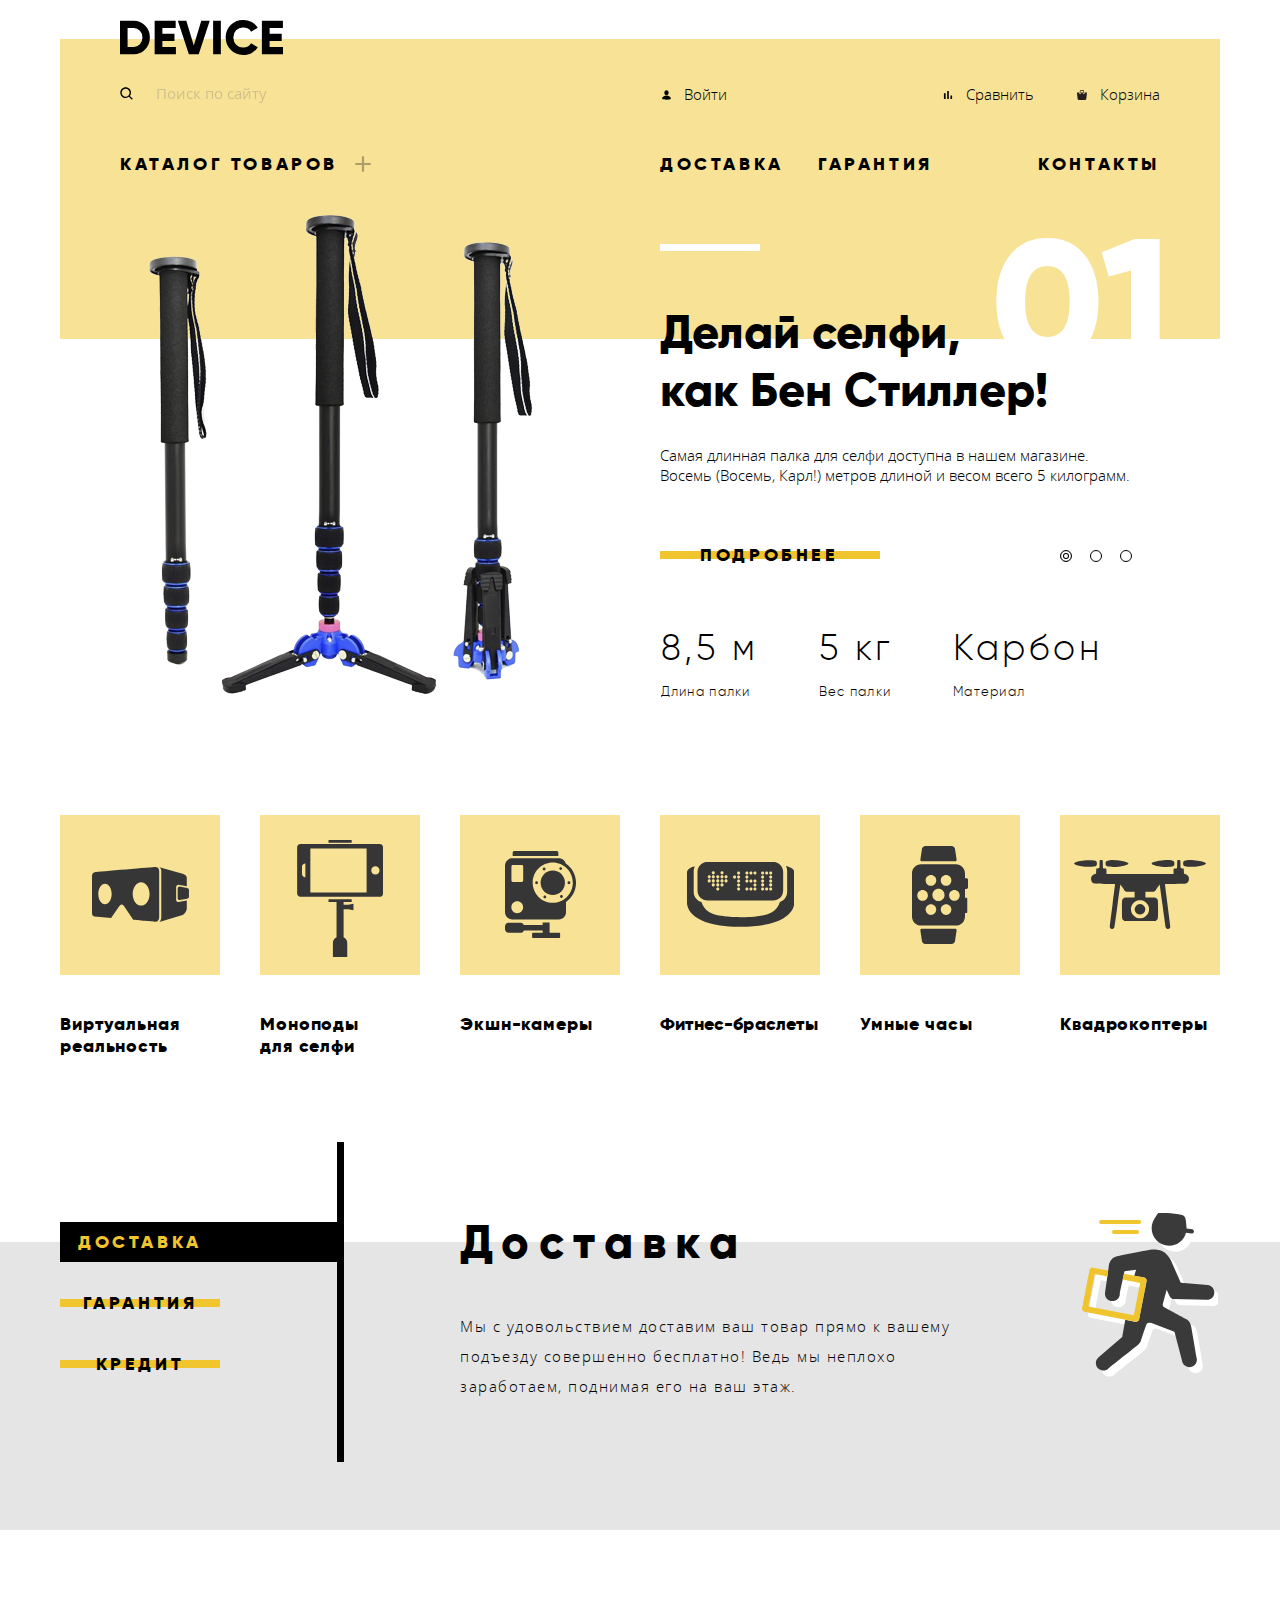
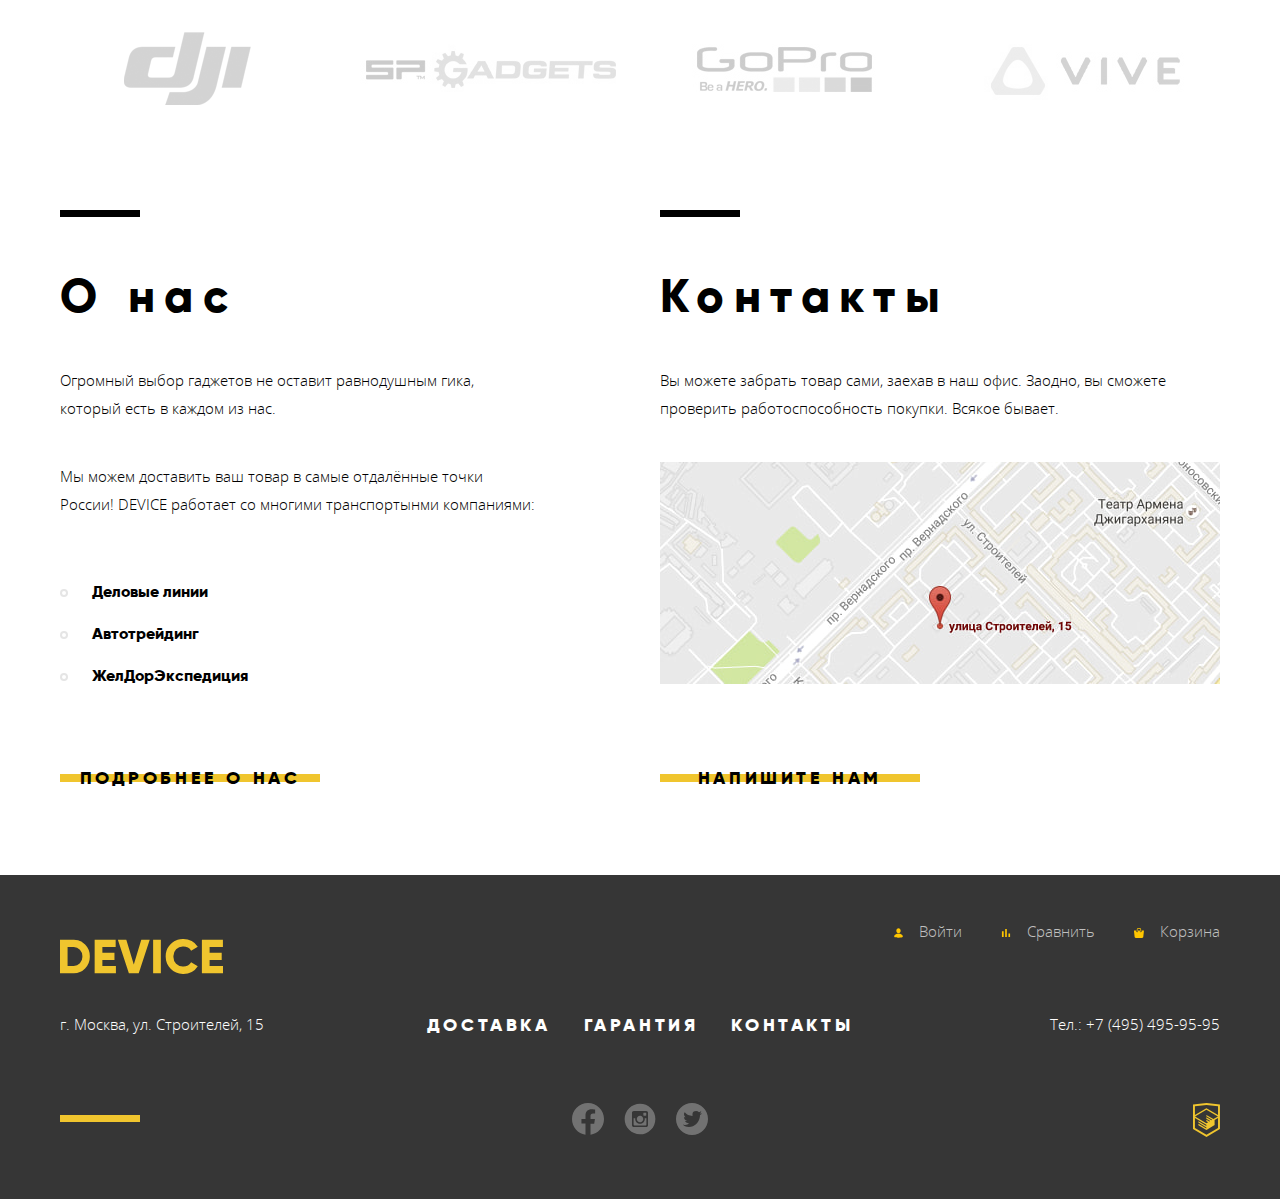
<file: index.html>
<!DOCTYPE html>
<html class="page" lang="ru">

<head>
  <meta charset="utf-8">
  <title>Интернет-магазин Девайс</title>
  <link rel="icon" href="./favicon.svg" type="image/svg+xml">
  <link rel="manifest" href="./manifest.webmanifest">
  <link rel="stylesheet" href="./css/normalize.css">
  <link rel="stylesheet" href="./css/style.min.css">
</head>

<body class="page-body">
  <header class="main-header container">
    <a class="main-header-logo" href="#">
      <h3 class="visually-hidden">Интернет-магазин Device</h3>
      <svg width="163" height="35" fill="none" xmlns="http://www.w3.org/2000/svg">
        <path fill-rule="evenodd" clip-rule="evenodd"
          d="M-.151.702v33.6h13.532a15.721 15.721 0 0011.72-4.824 16.459 16.459 0 004.712-11.976 16.457 16.457 0 00-4.712-11.976A15.724 15.724 0 0013.381.702H-.151zM7.582 26.91V8.091h5.8a8.646 8.646 0 016.5 2.568 9.408 9.408 0 012.489 6.84 9.406 9.406 0 01-2.489 6.84 8.642 8.642 0 01-6.5 2.568h-5.8v.003zm34.8-5.952h12.082v-7.3H42.378V8.091h13.291V.702H34.645v33.6H55.91V26.91H42.378v-5.952h.004zm36.343 13.344L89.744.702h-8.458l-7.491 24.72L66.304.702h-8.457l11.019 33.6h9.859zm14.4 0h7.733V.702h-7.733v33.6zm38.615-1.416a15.508 15.508 0 006.041-5.688l-6.67-3.84a7.481 7.481 0 01-3.165 3.024 9.873 9.873 0 01-4.664 1.1 9.594 9.594 0 01-7.177-2.736 9.911 9.911 0 01-2.682-7.248 9.91 9.91 0 012.682-7.248 9.593 9.593 0 017.177-2.736 9.897 9.897 0 014.639 1.08 7.589 7.589 0 013.19 3.048l6.67-3.84a15.874 15.874 0 00-6.09-5.688 17.42 17.42 0 00-8.409-2.088c-9.779-.272-17.797 7.691-17.591 17.472-.208 9.781 7.809 17.747 17.588 17.476 2.95.027 5.859-.691 8.458-2.088h.003zm17.881-11.928h12.082v-7.3h-12.085V8.091h13.29V.702h-21.023v33.6h21.265V26.91h-13.532v-5.952h.003z"
          fill="#000" />
      </svg>
    </a>
    <nav class="header-main-navigation">
      <ul class="user-navigation-list list">
        <li class="searchbar">
          <form class="searchbar-form" action=" https://echo.htmlacademy.ru" method="get">
            <label class="searchbar-form-label" for="header-search"></label><input class="searchbar-form-field"
              id="header-search" type="text" name="search" placeholder="Поиск по сайту">
            <button class="searchbar-button" type="submit">Найти</button>
          </form>
        </li>
        <li class="user-navigation-item">
          <a class="user-navigation-link login" href="#">Войти</a>
          <a class="user-navigation-link profile hidden" href="#">Валентин Петухов</a>
          <a class="user-navigation-link logout-link hidden" href="#">Выйти</a>
        </li>
        <li class="user-navigation-item">
          <a class="user-navigation-link compare" href="#">Сравнить</a>
        </li>
        <li class="user-navigation-item">
          <a class="user-navigation-link cart" href="#">Корзина</a>
        </li>
      </ul>
      <ul class="header-navigation-menu-list list">
        <li class="header-catalog-menu">
          <a class="header-catalog-link" href="./catalog.html">Каталог товаров</a>
          <div class="header-subcatalog">
            <ul class="header-subcatalog-list list">
              <li><a href="#">Виртуальная реальность</a></li>
              <li><a href="#">Фитнес-браслеты</a></li>
              <li><a href="#">Квадрокоптер</a></li>
              <li><a href="./catalog.html">Моноподы для селфи</a></li>
              <li><a href="#">Умные часы</a></li>
              <li><a href="#">Экшн-камеры</a></li>
            </ul>
          </div>
        </li>
        <li><a class="header-delivery" href="#delivery">Доставка</a></li>
        <li><a class="header-guarantee" href="#guarantees">Гарантия</a></li>
        <li><a class="header-contacts" href="#how-to-find-us">Контакты</a></li>
      </ul>
    </nav>
  </header>

  <main>
    <h1 class="visually-hidden">Интернет-магазин Девайс</h1>

    <section class="slider container">
      <h2 class="visually-hidden">Гаджет-превью</h2>

      <div class="slider-selectors">
        <button class="slider-selector slider-selector-active" type="button"></button>
        <button class="slider-selector " type="button"></button>
        <button class="slider-selector " type="button"></button>
      </div>

      <h3 class="visually-hidden">Самый необходимый монопод</h3>
      <div class="slider-item first-slide slider-show">
        <div class="slider-item-image">
          <img src="./img/index-slider-1-monopod.png" width="384" height="486" alt="Огроменный монопод">
        </div>
        <div class="slider-item-info">
          <span class="slider-gadget-number">01</span>
          <p class="text-header">Делай селфи,<br>
            как Бен Стиллер!</p>
          <p class="slider-gadget-description">Самая длинная палка для селфи доступна в нашем магазине.<br>
            Восемь (Восемь, Карл!) метров длиной и весом всего 5 килограмм.</p>
          <a class="button slider-button" href="#">Подробнее</a>
          <table class="gadget-info">
            <tr>
              <td>8,5 м</td>
              <td>5 кг</td>
              <td>Карбон</td>
            </tr>
            <tr>
              <th>Длина палки</th>
              <th>Вес палки</th>
              <th>Материал</th>
            </tr>
          </table>
        </div>
      </div>

      <div class="slider-item second-slide">
        <h3 class="visually-hidden">Фитнес-трекер, который поможет осуществить мечты</h3>
        <div class="slider-item-image">
          <img src="./img/index-slider-2-fitness-tracker.png" width="345" height="485" alt="Отличный фитнес-трекер">
        </div>
        <div class="slider-item-info">
          <span class="slider-gadget-number">02</span>
          <p class="text-header">Худеем<br>
            правильно!</p>
          <p class="slider-gadget-description">Мотивирующие фитнес-браслеты помогут найти в себе силы <br>
            не пропускать занятия и соблюдать диету.</p>
          <a class="button slider-button" href="#">Подробнее</a>
          <table class="gadget-info">
            <tr>
              <td>48 часов</td>
            </tr>
            <tr>
              <th>Без подзарядки</th>
            </tr>
          </table>
        </div>
      </div>

      <div class="slider-item third-slide">
        <h3 class="visually-hidden">Коптер, который необходим любому агенту Mi6</h3>
        <div class="slider-item-image">
          <img src="./img/index-slider-3-copter.png" width="526" height="334" alt="Коптер от Кью">
        </div>
        <div class="slider-item-info">
          <span class="slider-gadget-number">03</span>
          <p class="text-header">Порхает как бабочка,<br>
            жалит как пчела!</p>
          <p class="slider-gadget-description">Этот обычный, на первый взгляд, квадрокоптер оснащен<br>
            мощным лазером, замаскированным под стандартную камеру.
          </p>
          <a class="button slider-button" href="#">Подробнее</a>
          <table class="gadget-info">
            <tr>
              <td>800 м</td>
              <td>50 м</td>
            </tr>
            <tr>
              <th>Дальность полета</th>
              <th>Радиус поражения</th>
            </tr>
          </table>
        </div>
      </div>
    </section>

    <section class="container">
      <h2 class="visually-hidden">Меню разделов</h2>
      <ul class="gadget-list list">
        <li class="gadget-menu">
          <a href="#">
            <div class="gadget-menu-icon virtual-reality-icon"></div>
            <span class="gadget-menu-label">Виртуальная реальность</span>
          </a>
        </li>
        <li class="gadget-menu">
          <a href="#">
            <div class="gadget-menu-icon monopod-icon"></div>
            <span class="gadget-menu-label">Моноподы<br> для селфи</span>
          </a>
        </li>
        <li class="gadget-menu">
          <a href="#">
            <div class="gadget-menu-icon action-cam-icon"></div>
            <span class="gadget-menu-label">Экшн-камеры</span>
          </a>
        </li>
        <li class="gadget-menu">
          <a href="#">
            <div class="gadget-menu-icon fitness-tracker-icon"></div>
            <span class="gadget-menu-label fitness-tracker-label">Фитнес-браслеты</span>
          </a>
        </li>
        <li class="gadget-menu">
          <a href="#">
            <div class="gadget-menu-icon smart-watch-icon"></div>
            <span class="gadget-menu-label">Умные часы</span>
          </a>
        </li>
        <li class="gadget-menu">
          <a href="#">
            <div class="gadget-menu-icon copter-icon"></div>
            <span class="gadget-menu-label">Квадрокоптеры</span>
          </a>
        </li>
      </ul>
    </section>

    <section class="services">
      <h2 class="visually-hidden">Доставка, гарантии и кредит</h2>
      <div class="services-wrapper container">
        <ul class="services-buttons list">
          <li>
            <a class="button delivery-button button-black" id="delivery" href="#">Доставка</a>
          </li>
          <li>
            <a class="button guarantee-button" id="guarantees" href="#">Гарантия</a>
          </li>
          <li>
            <a class="button credit-button" href="#">Кредит</a>
          </li>
        </ul>
        <ul class="services-info list">
          <li class="service-info delivery-info services-info-show">
            <h3 class="text-header">Доставка</h3>
            <p class="services-description">Мы с удовольствием доставим ваш товар прямо к вашему<br>
              подъезду совершенно бесплатно! Ведь мы неплохо<br>
              заработаем, поднимая его на ваш этаж.</p>
          </li>
          <li class="service-info guarantee-info">
            <h3 class="text-header">Гарантия</h3>
            <p class="services-description">Если из-за возгорания купленного у нас товара у вас
              сгорит дом —<br>
              не переживайте, мы выдадим вам новый.<br>
              Товар, не дом, конечно же.</p>
          </li>
          <li class="service-info credit-info">
            <h3 class="text-header">Кредит</h3>
            <p class="services-description">Залезть в долговую яму стало проще! Кредитные
              консультанты
              подберут для вас наиболее выгодные<br>
              условия кредита. Выгодные для нашего банка, разумеется.</p>
          </li>
        </ul>
      </div>
    </section>

    <section class="container">
      <h2 class="visually-hidden">Производители гаджетов</h2>
      <ul class="gadget-brands list">
        <li class="brand-logo">
          <a href="#">
            <img src="./img/logo-1-dji.svg" width="260" height="100" alt="гаджеты от бренда DJi">
          </a>
        </li>
        <li class="brand-logo">
          <a href="#">
            <img src="./img/logo-2-spgadjets.svg" width="260" height="100" alt=" гаджеты от бренда SPGadgets">
          </a>
        </li>
        <li class="brand-logo">
          <a href="#">
            <img src="./img/logo-3-gopro.svg" width="260" height="100" alt="гаджеты от бренда GoPro">
          </a>
        </li>
        <li class="brand-logo">
          <a href="#">
            <img src="./img/logo-4-vive.svg" width="260" height="100" alt="гаджеты от бренда Vive">
          </a>
        </li>
      </ul>
    </section>

    <div class="about-us container">
      <section class="about-us-info">
        <h2 class="text-header">О нас</h2>
        <div class="layout-about-us">
          <p>
            Огромный выбор гаджетов не оставит равнодушным гика,<br>
            который есть в каждом из нас.
          </p>
          <p>
            Мы можем доставить ваш товар в самые отдалённые точки<br>
            России! DEVICE работает со многими транспортынми компаниями:
          </p>
          <ul class="delivery-options list">
            <li>Деловые линии</li>
            <li>Автотрейдинг</li>
            <li>ЖелДорЭкспедиция</li>
          </ul>
        </div>
        <div class="about-us-button">
          <a class="button" href="./aboutus.html">Подробнее о нас</a>
        </div>
      </section>

      <section class="contacts">
        <h2 class="text-header" id="how-to-find-us">Контакты</h2>
        <div class="layout-about-us">
          <p>Вы можете забрать товар сами, заехав в наш офис. Заодно, вы сможете проверить работоспособность покупки.
            Всякое бывает.</p>

          <a class="small-map" href="#">
            <img src="./img/map-small.jpg" width="560" height="222" alt="Расположение нашего офиса">
          </a>
        </div>
        <div class="about-us-button">
          <a class="button feedback-button" href="./contactus.html">Напишите нам</a>
        </div>
      </section>
    </div>
  </main>

  <footer class="main-footer">
    <div class="layout-main-footer container">
      <div class="layout-main-footer-top-row">
        <a class="main-footer-logo" href="#">
          <h3 class="visually-hidden">Интернет-магазин Device</h3>
          <svg width="163" height="35" fill="none" xmlns="http://www.w3.org/2000/svg">
            <g clip-path="url(#clip0)">
              <path fill-rule="evenodd" clip-rule="evenodd"
                d="M-.151.702v33.6h13.532a15.72 15.72 0 0011.72-4.824 16.459 16.459 0 004.712-11.976 16.457 16.457 0 00-4.712-11.976A15.724 15.724 0 0013.381.702H-.151zM7.582 26.91V8.09h5.8a8.646 8.646 0 016.5 2.569 9.408 9.408 0 012.489 6.84 9.406 9.406 0 01-2.489 6.84 8.641 8.641 0 01-6.5 2.568h-5.8v.003zm34.8-5.952h12.082v-7.3H42.378V8.09h13.291V.7H34.645v33.6H55.91V26.91H42.378v-5.952h.004zm36.343 13.344L89.744.702h-8.458l-7.491 24.72L66.304.702h-8.457l11.019 33.6h9.859zm14.4 0h7.733V.702h-7.733v33.6zm38.615-1.416a15.508 15.508 0 006.041-5.688l-6.67-3.84a7.481 7.481 0 01-3.165 3.024 9.873 9.873 0 01-4.664 1.1 9.594 9.594 0 01-7.177-2.736 9.91 9.91 0 01-2.682-7.248 9.911 9.911 0 012.682-7.248 9.593 9.593 0 017.177-2.736 9.897 9.897 0 014.639 1.08 7.589 7.589 0 013.19 3.048l6.67-3.84a15.874 15.874 0 00-6.09-5.688 17.42 17.42 0 00-8.409-2.088c-9.779-.272-17.797 7.69-17.591 17.472-.208 9.78 7.809 17.747 17.588 17.476a17.52 17.52 0 008.458-2.088h.003zm17.881-11.928h12.082v-7.3h-12.085V8.09h13.29V.7h-21.023v33.6h21.265V26.91h-13.532v-5.952h.003z"
                fill="#F0C52E" />
            </g>
            <defs>
              <clipPath id="clip0">
                <path fill="#fff" d="M0 0h163v35H0z" />
              </clipPath>
            </defs>
          </svg>
        </a>

        <ul class="footer-user-navigation-list list">
          <li class="footer-user-navigation-item">
            <a class="footer-user-navigation-link login" href="#">Войти</a>
            <a class="footer-user-navigation-link profile hidden" href="#">Валентин Петухов</a>
            <a class="footer-user-navigation-link logout-link hidden" href="#">Выйти</a>
          </li>
          <li class="footer-user-navigation-item">
            <a class="footer-user-navigation-link compare" href="#">Сравнить</a>
          </li>
          <li class="footer-user-navigation-item">
            <a class="footer-user-navigation-link cart" href="#">Корзина</a>
          </li>
        </ul>

      </div>

      <div class="layout-main-footer-contacts">
        <address>г. Москва, ул. Строителей, 15</address>

        <ul class="bottom-footer-list list">
          <li><a href="./index.html#delivery">Доставка</a></li>
          <li><a href="./index.html#guarantees">Гарантия</a></li>
          <li><a href="./index.html#how-to-find-us">Контакты</a></li>
        </ul>

        <p class="footer-contacts-phone">
          <a href="tel:+74954959595">Тел.: +7 (495) 495-95-95</a>
        </p>
      </div>

      <div>
        <section class="footer-socials">
          <h2 class="visually-hidden">Мы в социальных сетях</h2>
          <div class="layout-footer-socials-emptybox"></div>
          <ul class="list">
            <li>
              <a class="footer-socials-button" href="#">
                <h3 class="visually-hidden">Наша страница в Facebook</h3>
                <svg width="32" height="32" viewBox="0 0 32 32" fill="none" xmlns="http://www.w3.org/2000/svg">
                  <path
                    d="M31.9973 16C31.9973 7.16267 24.8347 0 15.9987 0C7.16267 0 0 7.16267 0 16C0 23.984 5.85067 30.6027 13.4987 31.8027V20.624H9.43733V15.9987H13.4987V12.4747C13.4987 8.464 15.888 6.24933 19.5413 6.24933C21.292 6.24933 23.1227 6.56133 23.1227 6.56133V10.4987H21.1067C19.12 10.4987 18.5 11.732 18.5 12.9973V16H22.9373L22.228 20.6253H18.5V31.804C26.148 30.604 31.9987 23.9853 31.9987 16H31.9973Z"
                    fill="white" fill-opacity="0.3" />
                </svg>
              </a>
            </li>
            <li>
              <a class="footer-socials-button" href="#">
                <h3 class="visually-hidden">Наша страница в Instagramm</h3>
                <svg width="32" height="32" viewBox="0 0 32 32" fill="none" xmlns="http://www.w3.org/2000/svg">
                  <path
                    d="M20.7999 16.0001C20.7999 17.2732 20.2942 18.4941 19.3941 19.3943C18.4939 20.2944 17.273 20.8001 15.9999 20.8001C14.7269 20.8001 13.506 20.2944 12.6058 19.3943C11.7057 18.4941 11.1999 17.2732 11.1999 16.0001C11.1999 15.7265 11.2287 15.4593 11.2783 15.2001H9.59995V21.5953C9.59995 22.0401 9.95995 22.4001 10.4047 22.4001H21.5967C21.8099 22.3997 22.0142 22.3147 22.1648 22.1639C22.3154 22.013 22.3999 21.8085 22.3999 21.5953V15.2001H20.7215C20.7711 15.4593 20.7999 15.7265 20.7999 16.0001ZM15.9999 19.2001C16.4203 19.2 16.8365 19.1171 17.2248 18.9562C17.6131 18.7952 17.9659 18.5594 18.263 18.2621C18.5602 17.9648 18.7958 17.6119 18.9566 17.2235C19.1174 16.8351 19.2001 16.4189 19.1999 15.9985C19.1998 15.5782 19.1169 15.162 18.956 14.7737C18.795 14.3854 18.5592 14.0326 18.2619 13.7355C17.9646 13.4383 17.6117 13.2026 17.2233 13.0419C16.8349 12.8811 16.4187 12.7984 15.9983 12.7985C15.1494 12.7987 14.3354 13.1362 13.7353 13.7366C13.1352 14.337 12.7981 15.1512 12.7983 16.0001C12.7986 16.849 13.136 17.6631 13.7364 18.2632C14.3368 18.8633 15.151 19.2003 15.9999 19.2001ZM19.8399 12.6401H21.7583C21.8858 12.6401 22.0081 12.5896 22.0983 12.4996C22.1886 12.4097 22.2395 12.2876 22.2399 12.1601V10.2417C22.2399 10.114 22.1892 9.99151 22.0989 9.90119C22.0086 9.81088 21.8861 9.76014 21.7583 9.76014H19.8399C19.7122 9.76014 19.5897 9.81088 19.4994 9.90119C19.4091 9.99151 19.3583 10.114 19.3583 10.2417V12.1601C19.3599 12.4241 19.5759 12.6401 19.8399 12.6401ZM15.9999 0.640137C11.9262 0.640137 8.01934 2.25842 5.13879 5.13898C2.25823 8.01954 0.639946 11.9264 0.639946 16.0001C0.639946 20.0739 2.25823 23.9807 5.13879 26.8613C8.01934 29.7419 11.9262 31.3601 15.9999 31.3601C18.0171 31.3601 20.0144 30.9628 21.878 30.1909C23.7415 29.419 25.4348 28.2876 26.8611 26.8613C28.2874 25.435 29.4188 23.7417 30.1907 21.8782C30.9626 20.0146 31.3599 18.0172 31.3599 16.0001C31.3599 13.983 30.9626 11.9857 30.1907 10.1221C29.4188 8.25856 28.2874 6.56528 26.8611 5.13898C25.4348 3.71267 23.7415 2.58126 21.878 1.80935C20.0144 1.03743 18.0171 0.640137 15.9999 0.640137ZM23.9999 22.2225C23.9999 23.2001 23.1999 24.0001 22.2223 24.0001H9.77755C8.79995 24.0001 7.99995 23.2001 7.99995 22.2225V9.77774C7.99995 8.80014 8.79995 8.00014 9.77755 8.00014H22.2223C23.1999 8.00014 23.9999 8.80014 23.9999 9.77774V22.2225Z"
                    fill="white" fill-opacity="0.3" />
                </svg>
              </a>
            </li>
            <li>
              <a class="footer-socials-button" href="#">
                <h3 class="visually-hidden">Наша страница в Twitter</h3>
                <svg width="32" height="32" viewBox="0 0 32 32" fill="none" xmlns="http://www.w3.org/2000/svg">
                  <path
                    d="M16 32C13.8333 32 11.7604 31.5781 9.78125 30.7344C7.80208 29.8906 6.09896 28.7552 4.67188 27.3281C3.24479 25.901 2.10938 24.1979 1.26562 22.2188C0.421875 20.2396 0 18.1667 0 16C0 13.8333 0.421875 11.7604 1.26562 9.78125C2.10938 7.80208 3.24479 6.09896 4.67188 4.67188C6.09896 3.24479 7.80208 2.10938 9.78125 1.26562C11.7604 0.421875 13.8333 0 16 0C18.1667 0 20.2396 0.421875 22.2188 1.26562C24.1979 2.10938 25.901 3.24479 27.3281 4.67188C28.7552 6.09896 29.8906 7.80208 30.7344 9.78125C31.5781 11.7604 32 13.8333 32 16C32 18.1667 31.5781 20.2396 30.7344 22.2188C29.8906 24.1979 28.7552 25.901 27.3281 27.3281C25.901 28.7552 24.1979 29.8906 22.2188 30.7344C20.2396 31.5781 18.1667 32 16 32ZM25.4062 8C25.2812 8.0625 25.0938 8.17708 24.8438 8.34375L24.2344 8.75L23.6562 9.0625L23 9.28125C22.2292 8.42708 21.2812 8 20.1562 8C17.7188 8 16.5 9.02083 16.5 11.0625V12.9062C13.1458 12.7396 10.5729 11.5104 8.78125 9.21875C8.26042 9.76042 8 10.3542 8 11C8 12.375 8.51042 13.4167 9.53125 14.125C9.40625 14.125 9.22917 14.1354 9 14.1562C8.77083 14.1771 8.58854 14.1771 8.45312 14.1562C8.31771 14.1354 8.16667 14.0833 8 14C8 14.9583 8.25521 15.7552 8.76562 16.3906C9.27604 17.026 9.97917 17.4375 10.875 17.625C10.6667 17.875 10.375 18 10 18C9.66667 18 9.375 17.9062 9.125 17.7188C9.125 18.5312 9.51562 19.1615 10.2969 19.6094C11.0781 20.0573 11.9583 20.2917 12.9375 20.3125C12.5625 20.875 12.0156 21.2969 11.2969 21.5781C10.5781 21.8594 9.8125 22 9 22C8.70833 22 8.30729 21.9271 7.79688 21.7812C7.28646 21.6354 7.02083 21.5625 7 21.5625C7.33333 22.2292 8.01562 22.8021 9.04688 23.2812C10.0781 23.7604 11.3854 24 12.9688 24C14.3646 24 15.6667 23.7552 16.875 23.2656C18.0833 22.776 19.1146 22.125 19.9688 21.3125C20.8229 20.5 21.5573 19.5729 22.1719 18.5312C22.7865 17.4896 23.2448 16.4115 23.5469 15.2969C23.849 14.1823 24 13.0833 24 12C24 11.9583 24.125 11.8698 24.375 11.7344C24.625 11.599 24.9167 11.4167 25.25 11.1875C25.5833 10.9583 25.8333 10.7188 26 10.4688C24.875 10.4688 24.125 10.4896 23.75 10.5312C24.4792 10.0938 25.0312 9.25 25.4062 8Z"
                    fill="white" fill-opacity="0.3" />
                </svg>
              </a>
            </li>
          </ul>
          <div class="footer-copyright-logo">
            <a href="#">
              <h3 class="visually-hidden">Онлайн-школа HTMLAcademy</h3>
              <svg width="27" height="34" fill="none" xmlns="http://www.w3.org/2000/svg">
                <g clip-path="url(#clip0)">
                  <path
                    d="M13.62.017L13.472 0 0 1.408v24.596L13.473 34l13.43-7.969.042-.025V1.408L13.62.017zm11.399 12.078L13.495 5.32l-.001-.104-.087.05-.088-.056v.109L1.925 12.086V3.139l11.548-1.21L25.02 3.14v8.956h-.001zM13.405 6.769l11.518 6.695-4.479 2.633-7.093-4.21-.014 1.412 5.904 3.503-.86.506-5.03-2.984-.014 1.411 3.827 2.27-.782.521-3.031-1.782-.014 1.409 1.853 1.088-1.8 1.078-11.356-6.733 11.371-6.817zm-11.48 8.318l11.411 6.773.016 1.041-7.942-4.715-.015 1.412 7.979 4.783.018 1.073-7.973-4.728-.013 1.41 8.021 4.81.046.025 8.143-4.86-.011-5.163 3.415-2.03v9.994l-11.548 6.854-11.547-6.853v-9.826z"
                    fill="#F0C52E" />
                </g>
                <defs>
                  <clipPath>
                    <path fill="#fff" d="M0 0h26.943v34H0z" />
                  </clipPath>
                </defs>
              </svg>
            </a>
          </div>
        </section>
      </div>
    </div>
  </footer>

  <section class="modal modal-map">
    <h2 class="visually-hidden">Разположение нашего офиса</h2>
    <div class="large-map-wrapper">
      <img class="large-map" src="./img/map-big.jpg" width="960" height="558" alt="Расположение нашего офиса" tabindex="0">
      <button class="map-close-button modal-close-button">
        <span class="visually-hidden">Закрыть</span>
        <svg width="55" height="55" viewBox="0 0 55 55" fill="none" xmlns="http://www.w3.org/2000/svg">
          <circle opacity="0.5" cx="27.5" cy="27.5" r="27.5" fill="#F0C52E" />
          <g opacity="0.7">
            <path
              d="M35.9499 37.725L27.9999 29.7625L20.0499 37.725L18.2749 35.95L26.2374 28L18.2749 20.05L20.0499 18.275L27.9999 26.2375L35.9499 18.2875L37.7124 20.05L29.7624 28L37.7124 35.95L35.9499 37.725Z"
              fill="white" />
          </g>
        </svg>
      </button>
    </div>
  </section>

  <section class="modal modal-feedback">
    <h2 class="visually-hidden">Форма обратной связи</h2>
    <div class="feedback-wrapper">
      <form class="feedback-form" action=" https://echo.htmlacademy.ru" method="POST">
        <div class="name-input">
          <label class="label-item" for="name-input">Ваше имя:</label>
          <input class="feedback-form-item user-name-input" type="text" name="name-lastname" placeholder="Имя Фамилия"
            required id="name-input">
        </div>
        <div class="e-mail-input">
          <label class="label-item" for="e-mail-input">Ваш e-mail:</label>
          <input class="feedback-form-item" type="email" name="e-mail" placeholder="email@example.com" required
            id="e-mail-input">
        </div>
        <div class="textmessage-input">
          <label class="label-item" for="textmessage-input">Текст письма:</label>
          <textarea class="feedback-form-item" name="message" id="textmessage-input" cols="50" rows="7"
            placeholder="В свободной форме" required></textarea>
        </div>

        <button class="button modal-button" type="submit">Отправить</button>
      </form>
      <button class="feedback-close-button modal-close-button" type="button">
        <span class="visually-hidden">Закрыть</span>
        <svg width="55" height="55" viewBox="0 0 55 55" fill="none" xmlns="http://www.w3.org/2000/svg">
          <circle opacity="0.5" cx="27.5" cy="27.5" r="27.5" fill="#F0C52E" />
          <g opacity="0.7">
            <path
              d="M35.9499 37.725L27.9999 29.7625L20.0499 37.725L18.2749 35.95L26.2374 28L18.2749 20.05L20.0499 18.275L27.9999 26.2375L35.9499 18.2875L37.7124 20.05L29.7624 28L37.7124 35.95L35.9499 37.725Z"
              fill="white" />
          </g>
        </svg>
      </button>
    </div>

  </section>

  <script src="./js/script.min.js"></script>
</body>

</html>
</file>
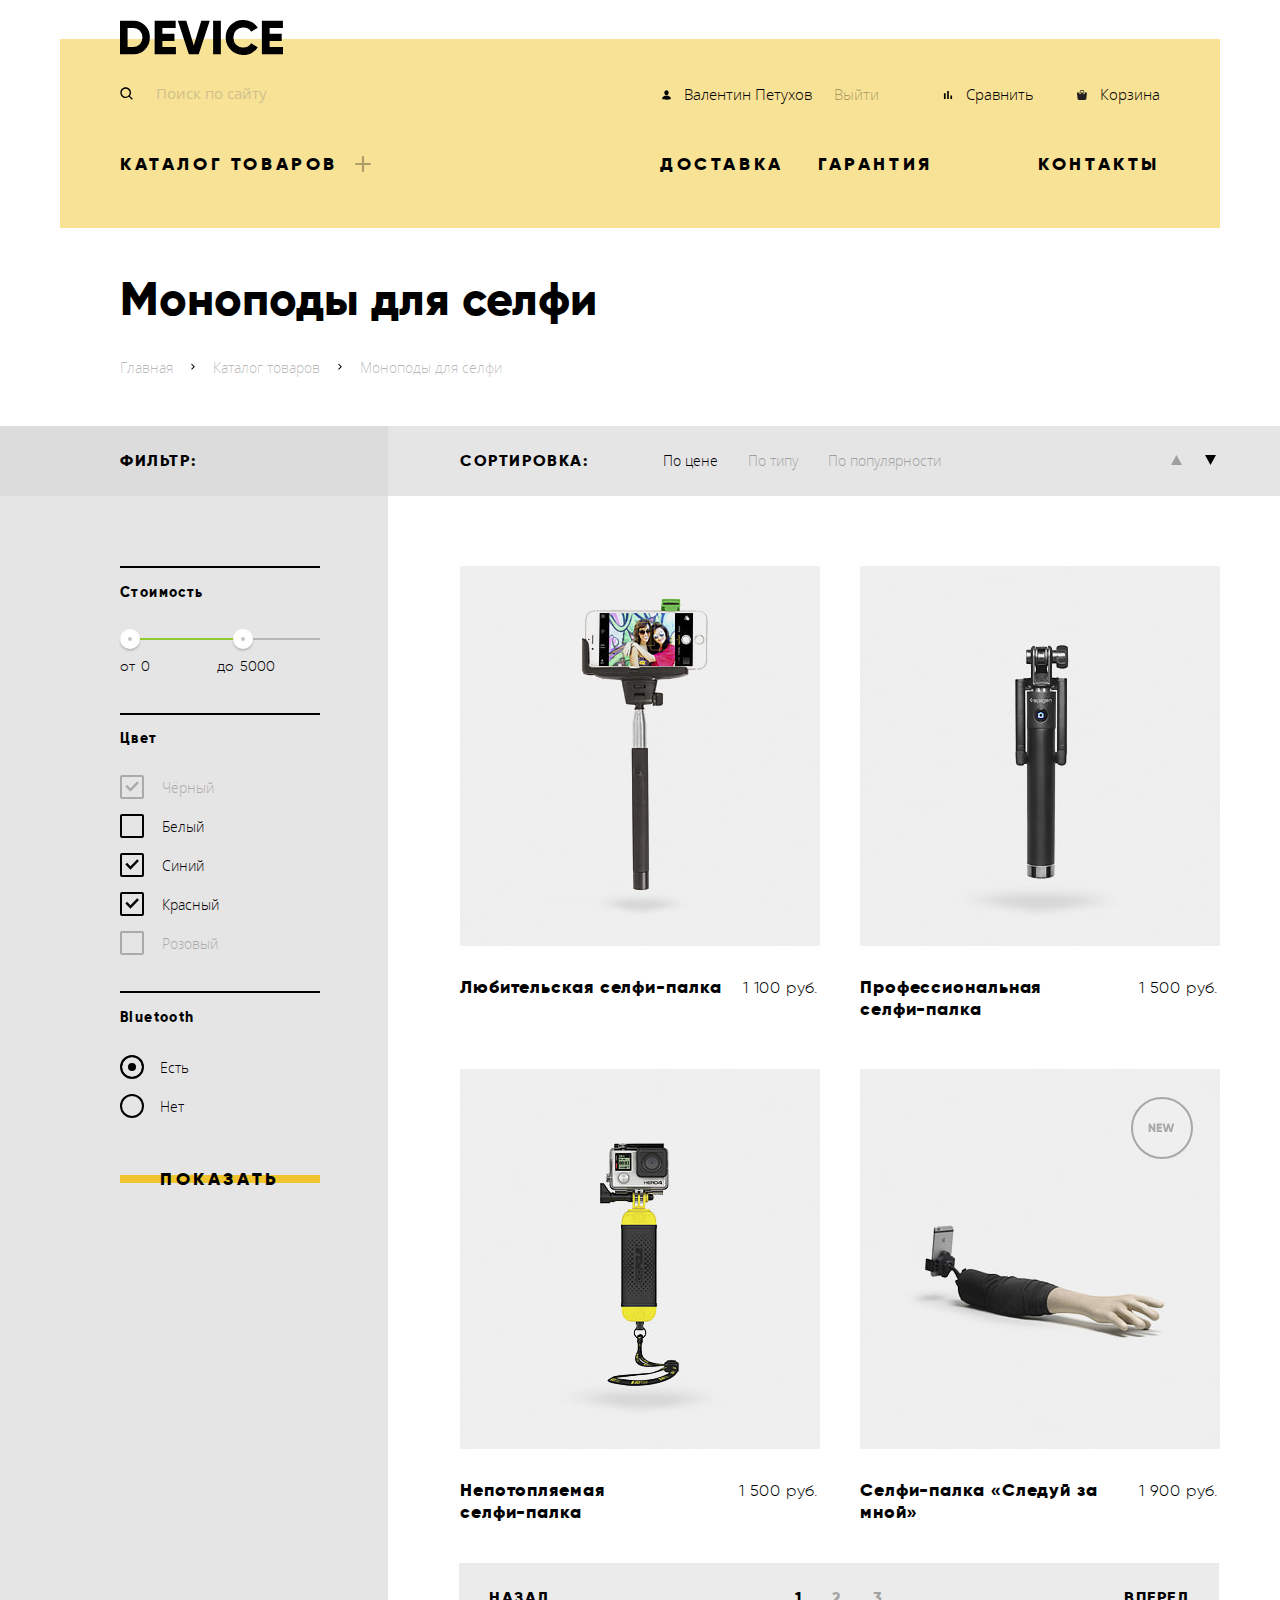
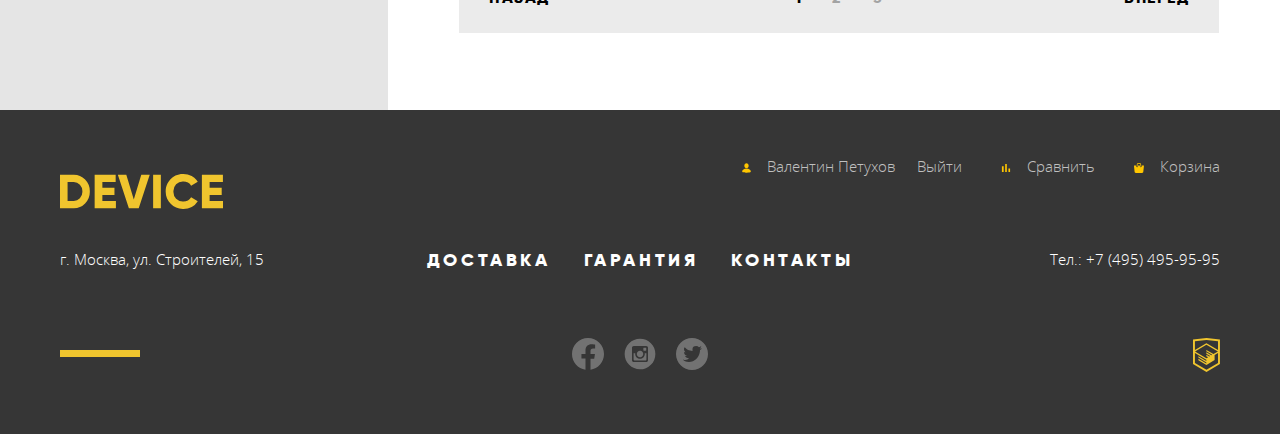
<file: catalog.html>
<!DOCTYPE html>
<html class="page" lang="ru">

<head>
  <meta charset="utf-8">
  <title>Каталог продукции - интернет-магазин Девайс</title>
  <link rel="icon" href="./favicon.svg" type="image/svg+xml">
  <link rel="manifest" href="./manifest.webmanifest">
  <link rel="stylesheet" href="./css/normalize.css">
  <link rel="stylesheet" href="./css/style.min.css">
</head>

<body class="page-body">
  <header class="main-header container">
    <a class="main-header-logo" href="./index.html">
      <h3 class="visually-hidden">Интернет-магазин Device</h3>
      <svg width="163" height="35" fill="none" xmlns="http://www.w3.org/2000/svg">
        <path fill-rule="evenodd" clip-rule="evenodd"
          d="M-.151.702v33.6h13.532a15.721 15.721 0 0011.72-4.824 16.459 16.459 0 004.712-11.976 16.457 16.457 0 00-4.712-11.976A15.724 15.724 0 0013.381.702H-.151zM7.582 26.91V8.091h5.8a8.646 8.646 0 016.5 2.568 9.408 9.408 0 012.489 6.84 9.406 9.406 0 01-2.489 6.84 8.642 8.642 0 01-6.5 2.568h-5.8v.003zm34.8-5.952h12.082v-7.3H42.378V8.091h13.291V.702H34.645v33.6H55.91V26.91H42.378v-5.952h.004zm36.343 13.344L89.744.702h-8.458l-7.491 24.72L66.304.702h-8.457l11.019 33.6h9.859zm14.4 0h7.733V.702h-7.733v33.6zm38.615-1.416a15.508 15.508 0 006.041-5.688l-6.67-3.84a7.481 7.481 0 01-3.165 3.024 9.873 9.873 0 01-4.664 1.1 9.594 9.594 0 01-7.177-2.736 9.911 9.911 0 01-2.682-7.248 9.91 9.91 0 012.682-7.248 9.593 9.593 0 017.177-2.736 9.897 9.897 0 014.639 1.08 7.589 7.589 0 013.19 3.048l6.67-3.84a15.874 15.874 0 00-6.09-5.688 17.42 17.42 0 00-8.409-2.088c-9.779-.272-17.797 7.691-17.591 17.472-.208 9.781 7.809 17.747 17.588 17.476 2.95.027 5.859-.691 8.458-2.088h.003zm17.881-11.928h12.082v-7.3h-12.085V8.091h13.29V.702h-21.023v33.6h21.265V26.91h-13.532v-5.952h.003z"
          fill="#000" />
      </svg>
    </a>
    <nav class="header-main-navigation">
      <ul class="user-navigation-list list">
        <li class="searchbar">
          <form class="searchbar-form" action=" https://echo.htmlacademy.ru" method="get">
            <label class="searchbar-form-label" for="header-search"></label><input class="searchbar-form-field"
              id="header-search" type="text" name="search" placeholder="Поиск по сайту">
            <button class="searchbar-button" type="submit">Найти</button>
          </form>
        </li>
        <li class="user-navigation-item">
          <a class="user-navigation-link login hidden" href="#">Войти</a>
          <a class="user-navigation-link profile" href="#">Валентин Петухов</a>
          <a class="user-navigation-link logout-link " href="#">Выйти</a>
        </li>
        <li class="user-navigation-item">
          <a class="user-navigation-link compare" href="#">Сравнить</a>
        </li>
        <li class="user-navigation-item">
          <a class="user-navigation-link cart" href="#">Корзина</a>
        </li>
      </ul>
      <ul class="header-navigation-menu-list list">
        <li class="header-catalog-menu">
          <a class="header-catalog-link" href="#">Каталог товаров</a>
          <div class="header-subcatalog">
            <ul class="header-subcatalog-list list">
              <li><a href="#">Виртуальная реальность</a></li>
              <li><a href="#">Фитнес-браслеты</a></li>
              <li><a href="#">Квадрокоптер</a></li>
              <li><a href="#">Моноподы для селфи</a></li>
              <li><a href="#">Умные часы</a></li>
              <li><a href="#">Экшн-камеры</a></li>
            </ul>
          </div>
        </li>
        <li class="header-delivery"><a href="#delivery">Доставка</a></li>
        <li class="header-guarantee"><a href="#guarantees">Гарантия</a></li>
        <li class="header-contacts"><a href="#how-to-find-us">Контакты</a></li>
      </ul>
    </nav>
  </header>

  <main>
    <div class="bredcumbs-wrapper container">
      <h1 class="text-header">Моноподы для селфи</h1>
      <ul class="breadcrumbs-nav open-sans-small-text list">
        <li class="breadcrumb-item"><a href="./index.html">Главная</a></li>
        <li class="breadcrumb-item"><a href="#">Каталог товаров</a></li>
        <li class="breadcrumb-item breadcrumb-item-current"><a href="#">Моноподы для селфи</a></li>
      </ul>
    </div>

    <section class="catalog-main-section">
      <h2 class="visually-hidden">Каталог товаров</h2>
      <div class="catalog-grid-container">
        <div class="grid-layout-left">
          <div class="grid-layout-left-top"></div>
          <div class="grid-layout-left-bottom"></div>
        </div>
        <div class="grid-layout-main">
          <div class="grid-layout-main-filter-top">
            <h2 class="filter-header">Фильтр:</h2>
          </div>
          <div class="grid-layout-main-goods-top">
            <div class="sorting">
              <h2 class="sorting-header">Сортировка:</h2>
              <ul class="sorting-criteria-list open-sans-small-text list">
                <li class="sorting-criteria-item"><a class="active" href="#">По цене</a></li>
                <li class="sorting-criteria-item"><a class="" href="#">По типу</a></li>
                <li class="sorting-criteria-item"><a class="" href="#">По популярности</a></li>
              </ul>
              <ul class="sorting-direction-list list">
                <li><a class="sorting-up" href="#">
                    <span class="visually-hidden">Тип сортировки от меньшего к большему</span>
                    <svg width="18" height="18" viewBox="0 0 18 18" fill="none" xmlns="http://www.w3.org/2000/svg">
                      <path d="M3 14H14L8.5 4L3 14Z" fill="black" fill-opacity="1" />
                    </svg>
                  </a></li>
                <li><a class="sorting-down active" href="#">
                    <span class="visually-hidden">Тип сортировки от большего к меньшему</span>
                    <svg width="18" height="18" viewBox="0 0 18 18" fill="none" xmlns="http://www.w3.org/2000/svg">
                      <path d="M14 4L3 4L8.5 14L14 4Z" fill="black" fill-opacity="1" />
                    </svg>
                  </a></li>
              </ul>
            </div>
          </div>
          <div class="grid-layout-main-filter-main">
            <form class="filter-main" action="https://echo.htmlacademy.ru" method="GET">
              <div class="filter-item">
                <fieldset>
                  <legend class="filter-item-header">Стоимость</legend>
                  <div class="filter-range">
                    <span class="visually-hidden">Интерактивный ползунок фильтра по стоимости</span>
                    <div class="filter-range-selected">
                      <div class="filter-range-control control-min" tabindex="0">
                        <span class="visually-hidden">Минимальная стоимость</span>
                      </div>
                      <div class="filter-range-control control-max" tabindex="0">
                        <span class="visually-hidden">Максимальная стоимость</span>
                      </div>
                    </div>
                  </div>
                  <div class="filter-price-min-max">
                    <label class="filter-price-min-label" for="price-min">от</label>
                    <input class="filter-price-min" type="text" name="price-min" id="price-min" value="0">
                    <label class="filter-price-max-label" for="price-max">до</label>
                    <input class="filter-price-max" type="text" name="price-max" id="price-max" value="5000">
                  </div>
                </fieldset>
              </div>
              <div class="filter-item">
                <fieldset>
                  <legend class="filter-item-header extra-padding">Цвет</legend>
                  <ul class="filter-color-list open-sans-small-text list">
                    <li class="filter-color-item locked">
                      <input class="visually-hidden checkboxInput" type="checkbox" name="black"
                        id="filter-black" checked>
                      <label class="checkbox" for="filter-black">Чёрный</label>
                    </li>
                    <li class="filter-color-item">
                      <input class="visually-hidden" type="checkbox" name="white" id="filter-white">
                      <label class="checkbox" for="filter-white">Белый</label>
                    </li>
                    <li class="filter-color-item">
                      <input class="visually-hidden" type="checkbox" name="blue" id="filter-blue" checked>
                      <label class="checkbox" for="filter-blue">Синий</label>
                    </li>
                    <li class="filter-color-item">
                      <input class="visually-hidden" type="checkbox" name="red" id="filter-red" checked>
                      <label class="checkbox" for="filter-red">Красный</label>
                    </li>
                    <li class="filter-color-item locked">
                      <input class="visually-hidden" type="checkbox" name="pink" id="filter-pink">
                      <label class="checkbox" for="filter-pink">Розовый</label>
                    </li>
                  </ul>
                </fieldset>
              </div>
              <div class="filter-item">
                <fieldset class="bluetooth-section">
                  <legend class="filter-item-header">Bluetooth</legend>
                  <ul class="filter-bluetooth open-sans-small-text list">
                    <li class="filter-bluetooth-item">
                      <input class="visually-hidden" type="radio" name="btooth" value="yes" id="filter-bt-yes" checked>
                      <label class="radio" for="filter-bt-yes">Есть</label>
                    </li>
                    <li class="filter-bluetooth-item">
                      <input class="visually-hidden" type="radio" name="btooth" value="no" id="filter-bt-no">
                      <label class="radio" for="filter-bt-no">Нет</label>
                    </li>
                  </ul>
                </fieldset>
              </div>
              <button class="button catalog-filter-button" type="submit">Показать</button>
            </form>
          </div>
          <div class="grid-layout-main-goods-main">
            <ul class="product-list list">
              <li class="product-item">
                <div class="product-item-card" tabindex="0">
                  <img class="product-item-image" src="./img/catalog-monopods-item-1-amateur-selfie-stick.jpg"
                    width="360" height="380" alt="Любительская селфи-палка">
                  <div class="product-buttons">
                    <a class="button" href="./cart.html">В корзину</a>
                    <a class="button-comparison" href="./comparison.html">Добавить к сравнению</a>
                  </div>
                </div>

                <div class="product-item-info">
                  <a href="blank.html">
                    <h3>Любительская селфи-палка</h3>
                  </a>
                  <p class="product-item-price">1 100 руб.</p>
                </div>
              </li>
              <li class="product-item">
                <div class="product-item-card" tabindex="0">
                  <img class="product-item-image" src="./img/catalog-monopods-item-2-pro-selfie-stick.jpg" width="360"
                    height="380" alt="Профессиональная селфи-палка">
                  <div class="product-buttons">
                    <a class="button" href="./cart.htm">В корзину</a>
                    <a class="button-comparison" href="./comparison.html">Добавить к сравнению</a>
                  </div>
                </div>
                <div class="product-item-info">
                  <a href="blank.html">
                    <h3>Профессиональная селфи-палка</h3>
                  </a>
                  <p class="product-item-price">1 500 руб.</p>
                </div>
              </li>
              <li class="product-item">
                <div class="product-item-card" tabindex="0">
                  <img class="product-item-image" src="./img/catalog-monopods-item-3-unsinkable-selfie-stick.jpg"
                    width="360" height="380" alt="Непотопляемая селфи-палка">
                  <div class="product-buttons">
                    <a class="button" href="./cart.htm">В корзину</a>
                    <a class="button-comparison" href="./comparison.html">Добавить к сравнению</a>
                  </div>
                </div>
                <div class="product-item-info">
                  <a href="blank.html">
                    <h3>Непотопляемая<br> селфи-палка</h3>
                  </a>
                  <p class="product-item-price">1 500 руб.</p>
                </div>
              </li>
              <li class="product-item">
                <div class="product-item-card new-gadget-icon" tabindex="0">
                  <img class="product-item-image" src="./img/catalog-monopods-item-4-follow-me-selfie-stick.jpg"
                    width="360" height="380" alt="Селфи-палка &laquo;Следуй за мной&raquo;">
                  <div class="product-buttons">
                    <a class="button" href="./cart.htm">В корзину</a>
                    <a class="button-comparison" href="./comparison.html">Добавить к сравнению</a>
                  </div>
                </div>
                <div class="product-item-info">
                  <a href="blank.html">
                    <h3>Селфи-палка &laquo;Следуй за мной&raquo;</h3>
                  </a>
                  <p class="product-item-price">1 900 руб.</p>
                </div>
              </li>
            </ul>
            <ul class="items-nav list">
              <li class="items-navbutton">
                <a class="items-navbutton-back" href="#">Назад</a>
              </li>
              <li>
                <ul class="items-navnumber list">
                  <li class="active">
                    <a href="#">1</a>
                  </li>
                  <li>
                    <a href="#">2</a>
                  </li>
                  <li>
                    <a href="#">3</a>
                  </li>
                </ul>
              </li>
              <li class="items-navbutton">
                <a class="items-navbutton-forward" href="#">Вперед</a>
              </li>
            </ul>
          </div>
        </div>
        <div class="grid-layout-right">
          <div class="grid-layout-right-top"></div>
          <div class="grid-layout-right-bottom"></div>
        </div>
      </div>

    </section>
  </main>

  <footer class="main-footer">
    <div class="layout-main-footer container">
      <div class="layout-main-footer-top-row">
        <a class="main-footer-logo" href="./index.html">
          <h3 class="visually-hidden">Интернет-магазин Device</h3>
          <svg width="163" height="35" fill="none" xmlns="http://www.w3.org/2000/svg">
            <g clip-path="url(#clip0)">
              <path fill-rule="evenodd" clip-rule="evenodd"
                d="M-.151.702v33.6h13.532a15.72 15.72 0 0011.72-4.824 16.459 16.459 0 004.712-11.976 16.457 16.457 0 00-4.712-11.976A15.724 15.724 0 0013.381.702H-.151zM7.582 26.91V8.09h5.8a8.646 8.646 0 016.5 2.569 9.408 9.408 0 012.489 6.84 9.406 9.406 0 01-2.489 6.84 8.641 8.641 0 01-6.5 2.568h-5.8v.003zm34.8-5.952h12.082v-7.3H42.378V8.09h13.291V.7H34.645v33.6H55.91V26.91H42.378v-5.952h.004zm36.343 13.344L89.744.702h-8.458l-7.491 24.72L66.304.702h-8.457l11.019 33.6h9.859zm14.4 0h7.733V.702h-7.733v33.6zm38.615-1.416a15.508 15.508 0 006.041-5.688l-6.67-3.84a7.481 7.481 0 01-3.165 3.024 9.873 9.873 0 01-4.664 1.1 9.594 9.594 0 01-7.177-2.736 9.91 9.91 0 01-2.682-7.248 9.911 9.911 0 012.682-7.248 9.593 9.593 0 017.177-2.736 9.897 9.897 0 014.639 1.08 7.589 7.589 0 013.19 3.048l6.67-3.84a15.874 15.874 0 00-6.09-5.688 17.42 17.42 0 00-8.409-2.088c-9.779-.272-17.797 7.69-17.591 17.472-.208 9.78 7.809 17.747 17.588 17.476a17.52 17.52 0 008.458-2.088h.003zm17.881-11.928h12.082v-7.3h-12.085V8.09h13.29V.7h-21.023v33.6h21.265V26.91h-13.532v-5.952h.003z"
                fill="#F0C52E" />
            </g>
            <defs>
              <clipPath id="clip0">
                <path fill="#fff" d="M0 0h163v35H0z" />
              </clipPath>
            </defs>
          </svg>
        </a>
        <ul class="footer-user-navigation-list list">
          <li class="footer-user-navigation-item">
            <a class="footer-user-navigation-link login hidden" href="#">Войти</a>
            <a class="footer-user-navigation-link profile" href="#">Валентин Петухов</a>
            <a class="footer-user-navigation-link logout-link" href="#">Выйти</a>
          </li>
          <li class="footer-user-navigation-item">
            <a class="footer-user-navigation-link compare" href="#">Сравнить</a>
          </li>
          <li class="footer-user-navigation-item">
            <a class="footer-user-navigation-link cart" href="#">Корзина</a>
          </li>
        </ul>
      </div>

      <div class="layout-main-footer-contacts">
        <address>г. Москва, ул. Строителей, 15</address>
        <ul class="bottom-footer-list list">
          <li><a href="./index.html#delivery">Доставка</a></li>
          <li><a href="./index.html#guarantees">Гарантия</a></li>
          <li><a href="./index.html#how-to-find-us">Контакты</a></li>
        </ul>
        <p class="footer-contacts-phone">
          <a href="tel:+74954959595">Тел.: +7 (495) 495-95-95</a>
        </p>
      </div>

      <div>
        <section class="footer-socials">
          <h2 class="visually-hidden">Мы в социальных сетях</h2>
          <div class="layout-footer-socials-emptybox"></div>
          <ul class="list">
            <li>
              <a class="footer-socials-button" href="#">
                <h3 class="visually-hidden">Наша страница в Facebook</h3>
                <svg width="32" height="32" viewBox="0 0 32 32" fill="none" xmlns="http://www.w3.org/2000/svg">
                  <path
                    d="M31.9973 16C31.9973 7.16267 24.8347 0 15.9987 0C7.16267 0 0 7.16267 0 16C0 23.984 5.85067 30.6027 13.4987 31.8027V20.624H9.43733V15.9987H13.4987V12.4747C13.4987 8.464 15.888 6.24933 19.5413 6.24933C21.292 6.24933 23.1227 6.56133 23.1227 6.56133V10.4987H21.1067C19.12 10.4987 18.5 11.732 18.5 12.9973V16H22.9373L22.228 20.6253H18.5V31.804C26.148 30.604 31.9987 23.9853 31.9987 16H31.9973Z"
                    fill="white" fill-opacity="0.3" />
                </svg>
              </a>
            </li>
            <li>
              <a class="footer-socials-button" href="#">
                <h3 class="visually-hidden">Наша страница в Instagramm</h3>
                <svg width="32" height="32" viewBox="0 0 32 32" fill="none" xmlns="http://www.w3.org/2000/svg">
                  <path
                    d="M20.7999 16.0001C20.7999 17.2732 20.2942 18.4941 19.3941 19.3943C18.4939 20.2944 17.273 20.8001 15.9999 20.8001C14.7269 20.8001 13.506 20.2944 12.6058 19.3943C11.7057 18.4941 11.1999 17.2732 11.1999 16.0001C11.1999 15.7265 11.2287 15.4593 11.2783 15.2001H9.59995V21.5953C9.59995 22.0401 9.95995 22.4001 10.4047 22.4001H21.5967C21.8099 22.3997 22.0142 22.3147 22.1648 22.1639C22.3154 22.013 22.3999 21.8085 22.3999 21.5953V15.2001H20.7215C20.7711 15.4593 20.7999 15.7265 20.7999 16.0001ZM15.9999 19.2001C16.4203 19.2 16.8365 19.1171 17.2248 18.9562C17.6131 18.7952 17.9659 18.5594 18.263 18.2621C18.5602 17.9648 18.7958 17.6119 18.9566 17.2235C19.1174 16.8351 19.2001 16.4189 19.1999 15.9985C19.1998 15.5782 19.1169 15.162 18.956 14.7737C18.795 14.3854 18.5592 14.0326 18.2619 13.7355C17.9646 13.4383 17.6117 13.2026 17.2233 13.0419C16.8349 12.8811 16.4187 12.7984 15.9983 12.7985C15.1494 12.7987 14.3354 13.1362 13.7353 13.7366C13.1352 14.337 12.7981 15.1512 12.7983 16.0001C12.7986 16.849 13.136 17.6631 13.7364 18.2632C14.3368 18.8633 15.151 19.2003 15.9999 19.2001ZM19.8399 12.6401H21.7583C21.8858 12.6401 22.0081 12.5896 22.0983 12.4996C22.1886 12.4097 22.2395 12.2876 22.2399 12.1601V10.2417C22.2399 10.114 22.1892 9.99151 22.0989 9.90119C22.0086 9.81088 21.8861 9.76014 21.7583 9.76014H19.8399C19.7122 9.76014 19.5897 9.81088 19.4994 9.90119C19.4091 9.99151 19.3583 10.114 19.3583 10.2417V12.1601C19.3599 12.4241 19.5759 12.6401 19.8399 12.6401ZM15.9999 0.640137C11.9262 0.640137 8.01934 2.25842 5.13879 5.13898C2.25823 8.01954 0.639946 11.9264 0.639946 16.0001C0.639946 20.0739 2.25823 23.9807 5.13879 26.8613C8.01934 29.7419 11.9262 31.3601 15.9999 31.3601C18.0171 31.3601 20.0144 30.9628 21.878 30.1909C23.7415 29.419 25.4348 28.2876 26.8611 26.8613C28.2874 25.435 29.4188 23.7417 30.1907 21.8782C30.9626 20.0146 31.3599 18.0172 31.3599 16.0001C31.3599 13.983 30.9626 11.9857 30.1907 10.1221C29.4188 8.25856 28.2874 6.56528 26.8611 5.13898C25.4348 3.71267 23.7415 2.58126 21.878 1.80935C20.0144 1.03743 18.0171 0.640137 15.9999 0.640137ZM23.9999 22.2225C23.9999 23.2001 23.1999 24.0001 22.2223 24.0001H9.77755C8.79995 24.0001 7.99995 23.2001 7.99995 22.2225V9.77774C7.99995 8.80014 8.79995 8.00014 9.77755 8.00014H22.2223C23.1999 8.00014 23.9999 8.80014 23.9999 9.77774V22.2225Z"
                    fill="white" fill-opacity="0.3" />
                </svg>
              </a>
            </li>
            <li>
              <a class="footer-socials-button" href="#">
                <h3 class="visually-hidden">Наша страница в Twitter</h3>
                <svg width="32" height="32" viewBox="0 0 32 32" fill="none" xmlns="http://www.w3.org/2000/svg">
                  <path
                    d="M16 32C13.8333 32 11.7604 31.5781 9.78125 30.7344C7.80208 29.8906 6.09896 28.7552 4.67188 27.3281C3.24479 25.901 2.10938 24.1979 1.26562 22.2188C0.421875 20.2396 0 18.1667 0 16C0 13.8333 0.421875 11.7604 1.26562 9.78125C2.10938 7.80208 3.24479 6.09896 4.67188 4.67188C6.09896 3.24479 7.80208 2.10938 9.78125 1.26562C11.7604 0.421875 13.8333 0 16 0C18.1667 0 20.2396 0.421875 22.2188 1.26562C24.1979 2.10938 25.901 3.24479 27.3281 4.67188C28.7552 6.09896 29.8906 7.80208 30.7344 9.78125C31.5781 11.7604 32 13.8333 32 16C32 18.1667 31.5781 20.2396 30.7344 22.2188C29.8906 24.1979 28.7552 25.901 27.3281 27.3281C25.901 28.7552 24.1979 29.8906 22.2188 30.7344C20.2396 31.5781 18.1667 32 16 32ZM25.4062 8C25.2812 8.0625 25.0938 8.17708 24.8438 8.34375L24.2344 8.75L23.6562 9.0625L23 9.28125C22.2292 8.42708 21.2812 8 20.1562 8C17.7188 8 16.5 9.02083 16.5 11.0625V12.9062C13.1458 12.7396 10.5729 11.5104 8.78125 9.21875C8.26042 9.76042 8 10.3542 8 11C8 12.375 8.51042 13.4167 9.53125 14.125C9.40625 14.125 9.22917 14.1354 9 14.1562C8.77083 14.1771 8.58854 14.1771 8.45312 14.1562C8.31771 14.1354 8.16667 14.0833 8 14C8 14.9583 8.25521 15.7552 8.76562 16.3906C9.27604 17.026 9.97917 17.4375 10.875 17.625C10.6667 17.875 10.375 18 10 18C9.66667 18 9.375 17.9062 9.125 17.7188C9.125 18.5312 9.51562 19.1615 10.2969 19.6094C11.0781 20.0573 11.9583 20.2917 12.9375 20.3125C12.5625 20.875 12.0156 21.2969 11.2969 21.5781C10.5781 21.8594 9.8125 22 9 22C8.70833 22 8.30729 21.9271 7.79688 21.7812C7.28646 21.6354 7.02083 21.5625 7 21.5625C7.33333 22.2292 8.01562 22.8021 9.04688 23.2812C10.0781 23.7604 11.3854 24 12.9688 24C14.3646 24 15.6667 23.7552 16.875 23.2656C18.0833 22.776 19.1146 22.125 19.9688 21.3125C20.8229 20.5 21.5573 19.5729 22.1719 18.5312C22.7865 17.4896 23.2448 16.4115 23.5469 15.2969C23.849 14.1823 24 13.0833 24 12C24 11.9583 24.125 11.8698 24.375 11.7344C24.625 11.599 24.9167 11.4167 25.25 11.1875C25.5833 10.9583 25.8333 10.7188 26 10.4688C24.875 10.4688 24.125 10.4896 23.75 10.5312C24.4792 10.0938 25.0312 9.25 25.4062 8Z"
                    fill="white" fill-opacity="0.3" />
                </svg>
              </a>
            </li>
          </ul>
          <div class="footer-copyright-logo">
            <a href="#">
              <h3 class="visually-hidden">Онлайн-школа HTMLAcademy</h3>
              <svg width="27" height="34" fill="none" xmlns="http://www.w3.org/2000/svg">
                <g clip-path="url(#clip0)">
                  <path
                    d="M13.62.017L13.472 0 0 1.408v24.596L13.473 34l13.43-7.969.042-.025V1.408L13.62.017zm11.399 12.078L13.495 5.32l-.001-.104-.087.05-.088-.056v.109L1.925 12.086V3.139l11.548-1.21L25.02 3.14v8.956h-.001zM13.405 6.769l11.518 6.695-4.479 2.633-7.093-4.21-.014 1.412 5.904 3.503-.86.506-5.03-2.984-.014 1.411 3.827 2.27-.782.521-3.031-1.782-.014 1.409 1.853 1.088-1.8 1.078-11.356-6.733 11.371-6.817zm-11.48 8.318l11.411 6.773.016 1.041-7.942-4.715-.015 1.412 7.979 4.783.018 1.073-7.973-4.728-.013 1.41 8.021 4.81.046.025 8.143-4.86-.011-5.163 3.415-2.03v9.994l-11.548 6.854-11.547-6.853v-9.826z"
                    fill="#F0C52E" />
                </g>
                <defs>
                  <clipPath>
                    <path fill="#fff" d="M0 0h26.943v34H0z" />
                  </clipPath>
                </defs>
              </svg>
            </a>
          </div>
        </section>
      </div>
    </div>
  </footer>
  <script src="./js/script.min.js"></script>
</body>

</html>
</file>
<file: css/style.min.css>
@font-face{font-family:'Gilroy';font-weight:800;font-style:normal;src:local(Gilroy),local(Gilroy-Bold),url(../fonts/gilroyextrabold.woff2) format("woff2"),url(../fonts/gilroyextrabold.woff) format("woff")}@font-face{font-family:'Gilroy';font-weight:300;font-style:normal;src:local(Gilroy),local(Gilroy-UltraLight),url(../fonts/gilroylight.woff2) format("woff2"),url(../fonts/gilroylight.woff) format("woff")}@font-face{font-family:'Open Sans';font-weight:400;font-style:normal;src:local('Open Sans'),url(../fonts/opensans.woff2) format("woff2"),url(../fonts/opensans.woff) format("woff")}@font-face{font-family:'Open Sans';font-weight:300;font-style:normal;src:local('Open Sans'),local('Open Sans Light'),url(../fonts/opensanslight.woff2) format("woff2"),url(../fonts/opensanslight.woff) format("woff")}@keyframes popupShow{0%{transform:scale(0,0);opacity:0}20%{transform:scale(.2,.2);opacity:.2}40%{transform:scale(.4,.4);opacity:.4}60%{transform:scale(.6,.6);opacity:.6}80%{transform:scale(.8,.8);opacity:1}to{transform:scale(1,1)}}:root{--basic-white:#fff;--transparent-white-03:rgba(255,255,255,.3);--transparent-white-07:rgba(255,255,255,.7);--basic-black:#000;--transparent-black-018:rgba(0,0,0,.18);--transparent-black-01:rgba(0,0,0,.1);--transparent-black-02:rgba(0,0,0,.2);--transparent-black-03:rgba(0,0,0,.3);--transparent-black-04:rgba(0,0,0,.4);--transparent-black-06:rgba(0,0,0,.6);--transparent-black-08:rgba(0,0,0,.8);--basic-dark:#363636;--basic-grey:#464646;--basic-gray-2:#7e7e7e;--basic-grey-light:#e5e5e5;--basic-grey-extra:#dcdcdc;--basic-grey-extra-2:#c4c4c4;--basic-grey-product-navbar:#ebebeb;--basic-grey-product-navbutton:#d9d9d9;--special-yellow:#f7e296;--special-yellow-dark:#f0c52e;--special-green:#91c92f;--popup-form-field:#f2f2f2;--popup-form-field-error:#f6dada;--open-sans-font:'Open Sans',Arial,sans-serif;--gilroy-font:Gilroy,Helvetica,sans-serif}* *,::before,::after{box-sizing:inherit}.page{height:100%}.page-body{font-family:var(--open-sans-font);font-size:15px;font-weight:300;font-style:normal;line-height:20px;display:grid;align-content:start;box-sizing:border-box;min-width:1200px;min-height:100%;margin:0;padding:0;color:var(--basic-black);background-color:var(--basic-white);grid-template-rows:min-content 1fr min-content}a{text-decoration:none;color:var(--basic-black)}img{max-width:100%;height:auto}.list{margin:0;padding:0;list-style-type:none}.container{width:1200px;margin:0 auto;padding:0 20px}.text-header{font-family:var(--gilroy-font);font-size:47px;font-weight:800;line-height:58px;margin:0}.hidden{display:none}.visually-hidden{position:absolute;overflow:hidden;clip:rect(0 0 0 0);width:1px;height:1px;margin:-1px;padding:0;border:0}.open-sans-small-text{font-size:14px;line-height:19px}.button{font-family:var(--gilroy-font);font-size:18px;font-weight:800;line-height:22px;z-index:1;display:block;padding-top:9px;padding-bottom:9px;cursor:pointer;text-align:center;letter-spacing:.2em;text-transform:uppercase;color:var(--basic-black);border:0;background:url(../img/button-rectangle.svg) 50% 50% repeat-x}.button:hover,.button:focus{background-color:var(--special-yellow-dark)}.button:active{color:var(--transparent-black-03)}.header-main-navigation{padding:30px 60px 53px;background-color:var(--special-yellow)}.main-header-logo{position:relative;top:20px;left:60px;display:inline}.main-header-user-interface{display:flex;align-items:baseline;flex-wrap:wrap;justify-content:space-between;margin-bottom:27px}.main-header a:hover,.main-header a:focus{opacity:.6}.main-header a:active{opacity:.3}.searchbar{flex-basis:540px}.searchbar-form-field{width:335px;min-height:50px;padding:15px 15px 15px 20px;border:0;outline:none;background-color:transparent}.searchbar-form-label{display:inline-block;width:16px;height:16px;vertical-align:middle;background-image:url(../img/header-searchbar-icon.svg);background-repeat:no-repeat}.searchbar-form-field::placeholder{opacity:.3}.searchbar-form-field:hover::placeholder{opacity:.6}.searchbar-form-field:focus::placeholder{color:transparent}.searchbar-button{font-weight:inherit;line-height:inherit;text-transform:uppercase}.searchbar-button:not(:focus):not(:active){position:absolute;overflow:hidden;clip:rect(0 0 0 0);box-sizing:border-box;width:1px;height:1px;margin:-1px;padding:0;border:2px solid var(--basic-black);border:0;background-color:transparent}.searchbar-form-field:focus~.searchbar-button{background-color:transparent}.searchbar-button:focus,.searchbar-form-field:focus~.searchbar-button{position:relative;display:inline-block;overflow:visible;clip:auto;width:85px;min-height:48px;cursor:pointer;text-align:center;vertical-align:top;border:2px solid var(--basic-black);outline:0}.searchbar-button:focus,.searchbar-form-field:focus~.searchbar-button:hover{color:var(--basic-white);background-color:var(--basic-black)}.searchbar-button:active{color:var(--transparent-black-03)}.searchbar-button:active::before,.searchbar-button:focus::before,.searchbar-form-field:focus~.searchbar-button::before{position:absolute;bottom:-2px;left:-357px;display:block;width:365px;height:2px;content:'';background-color:var(--basic-black)}.searchbar-button:hover{color:var(--basic-white);background-color:var(--basic-black)}.searchbar-button:active{color:var(--transparent-white-03);background-color:var(--basic-black)}.user-navigation-list{display:flex;flex-wrap:wrap;justify-content:space-between;padding-bottom:32px}.user-navigation-item{width:107px;padding:15px 0 15px 22px}.user-navigation-link{position:relative;word-wrap:break-word}.user-navigation-list li:nth-child(2){width:280px}.user-navigation-item:first-child{margin-right:auto}.user-navigation-item:last-child{text-align:right}.user-navigation-list .logout-link{padding-left:18px;opacity:.3}.user-navigation-link::before{position:absolute;top:4px;left:-25px;width:14px;height:14px;content:'';opacity:1;background-image:url(../img/header-user-login-icon.svg);background-repeat:no-repeat;background-position:50% 50%}.user-navigation-link.logout-link::before{background-image:none}.user-navigation-link.compare::before{background-image:url(../img/header-compare-icon.svg)}.user-navigation-link.cart::before{background-image:url(../img/header-cart-icon.svg)}.header-navigation-menu-list{font-family:var(--gilroy-font);font-size:18px;font-weight:800;line-height:22px;display:flex;flex-wrap:wrap;justify-content:space-between;letter-spacing:.2em;text-transform:uppercase}.header-catalog-menu{position:relative;flex-basis:540px}.header-navigation-menu-list a{display:inline-block;vertical-align:middle}.header-catalog-link{position:relative}.header-catalog-link::after{position:absolute;padding-left:14px;content:url('../img/header-catalog-menu-plus-icon.svg')}.header-subcatalog{position:absolute;z-index:2;top:22px;left:-60px;display:none;width:1160px;padding:28px 60px 38px;background-color:var(--special-yellow)}.header-subcatalog-list{font-family:var(--open-sans-font);font-size:15px;font-weight:300;line-height:25px;display:grid;width:530px;letter-spacing:normal;text-transform:none;grid-template-columns:auto auto auto;grid-template-rows:min-content min-content min-content;gap:10px}.header-subcatalog-list li:not(:nth-child(3)){padding-right:47px}.header-subcatalog-list li:last-child{grid-column:1 / 2}.header-catalog-link:hover~.header-subcatalog,.header-subcatalog:hover{display:block}.header-catalog-link:focus~.header-subcatalog,.header-subcatalog:focus{display:block}.header-delivery{width:158px}.header-guarantee{width:162px}.header-contacts{width:180px;text-align:right}.slider{position:relative;margin-bottom:101px}.slider-selectors{position:absolute;z-index:1;right:94px;bottom:149px}.slider-selector{position:relative;width:12px;height:12px;margin-right:14px;padding:0;cursor:pointer;border:1px solid var(--basic-black);border-radius:50%;background-color:transparent}.slider-selector-active{box-shadow:inset 0 0 0 2px var(--basic-white),inset 0 0 0 3px var(--basic-black)}.slider-item{display:none;height:486px;grid-template-columns:1fr 1fr;gap:39px}.slider-item::before{position:absolute;z-index:-5;display:block;width:1160px;height:111px;content:'';background-color:var(--special-yellow)}.slider-show{display:grid}.slider-item-image{position:relative;display:flex;align-items:center;justify-content:center}.slider-item-image img{position:absolute;top:-17px}.third-slide img{top:64px;right:4px}.slider-item-info{position:relative}.slider-item-info::before{position:absolute;z-index:-1;top:16px;display:block;width:100px;height:7px;content:'';background-color:var(--basic-white)}.slider-gadget-number{font-family:var(--gilroy-font);font-size:179px;font-weight:800;line-height:170px;position:absolute;z-index:-1;top:-10px;left:331px;color:var(--basic-white)}.slider-item-info .text-header{padding-top:75px;padding-bottom:26px}.slider-gadget-description{margin:0;padding-bottom:50px}.slider-button{width:220px}.gadget-info{font-family:var(--gilroy-font);font-weight:300;max-height:72px;margin-top:51px;border-collapse:collapse;text-align:left}.gadget-info td{font-size:36px;line-height:42px;padding-right:59px;padding-bottom:14px;letter-spacing:.1em}.gadget-info th{font-size:13px;font-weight:inherit;line-height:15px;letter-spacing:.1em}.gadget-list{display:grid;margin-bottom:85px;grid-template-columns:repeat(6,160px);gap:40px}.gadget-menu a{display:grid;grid-template-rows:auto min-content;gap:38px}.gadget-menu-label{font-family:var(--gilroy-font);font-size:18px;font-weight:800;line-height:22px;letter-spacing:.05em}.fitness-tracker-label{letter-spacing:.01em}.gadget-menu-icon{width:160px;height:160px;background-color:var(--special-yellow)}.virtual-reality-icon::before{display:block;width:160px;height:160px;content:'';background-image:url(../img/popular-vr.svg);background-repeat:no-repeat;background-position:50% 50%}.monopod-icon::before{display:block;width:160px;height:160px;content:'';background-image:url(../img/popular-monopods.svg);background-repeat:no-repeat;background-position:50% 60%}.action-cam-icon::before{display:block;width:160px;height:160px;content:'';background-image:url(../img/popular-action-cam.svg);background-repeat:no-repeat;background-position:50% 50%}.fitness-tracker-icon::before{display:block;width:160px;height:160px;content:'';background-image:url(../img/popular-fitness-tracker.svg);background-repeat:no-repeat;background-position:50% 50%}.smart-watch-icon::before{display:block;width:160px;height:160px;content:'';background-image:url(../img/popular-smart-watch.svg);background-repeat:no-repeat;background-position:50% 50%}.copter-icon::before{display:block;width:160px;height:160px;content:'';background-image:url(../img/popular-copter.svg);background-repeat:no-repeat;background-position:50% 50%}.gadget-menu:hover .gadget-menu-icon,.gadget-menu a:focus .gadget-menu-icon{background-color:var(--special-yellow-dark)}.gadget-menu:active .gadget-menu-label,.gadget-menu:active ::before{opacity:.3}.services{margin-bottom:90px;padding-bottom:68px;background-image:linear-gradient(var(--basic-white) 100px,var(--basic-grey-light) 100px)}.services-wrapper{display:grid;align-items:center;grid-template-columns:284px 1fr;gap:116px}.services-buttons{padding:80px 0 78px;border-right:7px solid var(--basic-black)}.delivery-button,.guarantee-button,.credit-button{display:block;width:160px}.services-buttons li:not(:last-child){margin-bottom:21px}.button-black{position:relative;color:var(--special-yellow-dark);background-image:none}.button-black::before{position:absolute;z-index:-1;top:0;left:0;display:block;width:277px;height:100%;content:'';background-color:var(--basic-black)}.button.button-black:hover{background-color:var(--basic-black)}.button.button-black:active{color:var(--special-yellow-dark)}.services-info{line-height:30px;display:block}.services-info .text-header{margin-top:10px;margin-bottom:40px;letter-spacing:.2em}.delivery-info,.guarantee-info,.credit-info{display:none}.services-info-show{display:block}.services-description{margin:0;max-width:580px;letter-spacing:.1em}.service-info{position:relative}.delivery-info::before{position:absolute;top:0;right:2px;content:url('../img/delivery-guy-icon.svg')}.guarantee-info::before{position:absolute;top:-18px;right:-15px;content:url('../img/guarantee-icon.svg')}.credit-info::before{position:absolute;top:-24px;right:8px;content:url('../img/credit-guy-icon.svg')}.gadget-brands{display:grid;margin-bottom:143px;grid-template-columns:repeat(4,260px);gap:40px}.brand-logo a{opacity:.2;filter:grayscale(100%)}.brand-logo a:hover,.brand-logo a:focus{opacity:1;filter:none}.about-us{line-height:28px;display:grid;margin-bottom:77px;grid-template-columns:1fr 1fr;gap:40px}.about-us-info,.contacts{position:relative;display:grid;grid-template-rows:min-content auto min-content}.about-us-info::before,.contacts::before{position:absolute;top:-57px;left:0;width:80px;height:7px;content:'';background-color:var(--basic-black)}.about-us .text-header{margin-bottom:41px;letter-spacing:.2em}.layout-about-us p{margin-top:0;margin-bottom:40px}.delivery-options{font-family:var(--gilroy-font);font-size:16px;font-weight:800;padding-top:20px;padding-bottom:68px}.delivery-options li:not(:first-child){margin-top:14px}.delivery-options li::before{padding-right:24px;content:url('../img/bulletpoint.svg')}.small-map{display:block;width:560px;height:222px;cursor:pointer}.about-us-button{width:260px}.main-footer{padding-top:46px;padding-bottom:58px;color:var(--basic-white);background-color:var(--basic-dark)}.layout-main-footer{display:grid;grid-template-rows:min-content min-content min-content}.layout-main-footer-top-row{display:grid;margin-bottom:36px;grid-template-columns:auto 1fr}.main-footer-logo{margin-top:18px}.main-footer-logo:hover,.main-footer-logo:focus{opacity:.6}.main-footer-logo:active{opacity:.3}.footer-user-navigation-list{display:flex;flex-wrap:wrap;justify-content:flex-end}.footer-user-navigation-item{text-align:right}.footer-user-navigation-item:first-child{width:300px}.footer-user-navigation-link{position:relative;padding-left:65px;word-wrap:break-word;color:var(--transparent-white-07)}.footer-user-navigation-link::before{position:absolute;top:5px;left:37px;width:14px;height:14px;content:'';background-image:url(../img/footer-user-icon.svg);background-repeat:no-repeat;background-position:50% 50%}.footer-user-navigation-link.logout-link{padding-left:18px}.footer-user-navigation-link.logout-link::before{background-image:none}.footer-user-navigation-link.compare::before{background-image:url(../img/footer-compare-icon.svg)}.footer-user-navigation-link.cart::before{background-image:url(../img/footer-cart-icon.svg)}.footer-user-navigation-link:hover,.footer-user-navigation-link:focus{color:var(--basic-white)}.footer-user-navigation-link:active{color:var(--transparent-white-03)}.layout-main-footer-contacts{display:grid;margin-bottom:62px;grid-template-columns:212px 1fr 212px}.layout-main-footer-contacts address{font-family:var(--open-sans-font);font-style:normal}.bottom-footer-list{display:flex;flex-wrap:wrap;justify-content:center;padding-bottom:5px}.bottom-footer-list li{font-family:var(--gilroy-font);font-size:18px;font-weight:800;line-height:22px;display:block;margin-right:33px;letter-spacing:.2em;text-transform:uppercase}.bottom-footer-list li:last-child{margin:0}.bottom-footer-list a{color:var(--basic-white)}.bottom-footer-list a:hover,.bottom-footer-list a:focus{color:var(--transparent-white-07)}.bottom-footer-list a:active{color:var(--transparent-white-03)}.footer-contacts-phone{margin:0;text-align:right}.footer-contacts-phone a{color:var(--basic-white)}.footer-socials{position:relative;display:grid;grid-template-columns:27px 1fr 27px}.footer-socials ul{display:flex;flex-wrap:wrap;justify-content:center}.layout-footer-socials-emptybox::before{position:absolute;top:12px;display:block;width:80px;height:7px;content:'';background-color:var(--special-yellow-dark)}.footer-socials li{margin-right:20px}.footer-socials li:last-child{margin:0}.footer-socials-button:hover path,.footer-socials-button:focus path{fill-opacity:.6}.footer-socials-button:active path{fill-opacity:.1}.footer-copyright-logo{justify-content:flex-end}.footer-copyright-logo:hover,.footer-copyright-logo:focus{opacity:.6}.footer-copyright-logo:active{opacity:.3}.modal{animation-name:popupShow;animation-duration:.3s;box-shadow:0 10px 20px var(--transparent-black-02)}.modal-button:active{color:var(--transparent-black-03)}.modal-close-button{position:absolute;top:20px;right:20px;padding:0;border:0;background:transparent}.modal-close-button:hover circle,.modal-close-button:focus circle{opacity:1}.modal-close-button:active circle{opacity:.3}.modal-map{display:none}.large-map-wrapper{position:relative;width:960px;height:558px;margin:0 auto}.modal-feedback{font-family:var(--gilroy-font);font-size:18px;font-weight:800;line-height:22px;display:none}.feedback-wrapper{position:relative;width:960px;height:550px;padding:92px 100px 40px;background-color:var(--basic-white)}.feedback-form{display:grid;grid-template-columns:1fr 1fr;grid-template-rows:auto auto auto}.label-item,.feedback-form-item{display:block;width:100%}.name-input{padding-right:20px;padding-bottom:31px}.e-mail-input{padding-left:20px}.textmessage-input{margin-bottom:47px;grid-column:1 / 3}.label-item{padding-bottom:10px}.feedback-form-item{font-family:var(--open-sans-font);font-size:14px;line-height:19px;padding:16px 20px;resize:none;border:0;outline:none;background-color:var(--popup-form-field)}.feedback-form-item::placeholder{color:var(--transparent-black-04)}.feedback-form-item:focus{color:var(--basic-black);border:2px solid var(--special-yellow);background-color:var(--basic-white)}.modal-button{width:200px}.modal-show{position:fixed;z-index:2;top:50%;left:50%;display:block;margin-top:-275px;margin-left:-480px}.bredcumbs-wrapper{margin-bottom:46px;padding-top:42px;padding-left:80px}.breadcrumbs-nav{font-size:14px;line-height:24px;display:flex;align-items:flex-start;flex-wrap:wrap;padding-top:28px}.breadcrumb-item:not(:last-child){margin-right:14px}.breadcrumb-item:not(:first-child)::before{width:24px;height:10px;padding-right:14px;content:url('../img/breadcrumbs-icon-arrow.svg')}.breadcrumbs-nav a{color:var(--transparent-black-03)}.breadcrumbs-nav a:hover,.breadcrumbs-nav a:focus{color:var(--transparent-black-06)}.breadcrumbs-nav a:active{color:var(--transparent-black-01)}.catalog-grid-container{display:grid;background-color:var(--basic-grey-light);grid-template-columns:1fr 1160px 1fr}.grid-layout-left,.grid-layout-main,.grid-layout-right{display:grid;grid-template-rows:min-content auto}.grid-layout-main{grid-template-columns:328px 1fr}.grid-layout-left-top,.grid-layout-right-top{padding-top:35px;padding-bottom:35px}.grid-layout-left-top,.grid-layout-main-filter-top{background-color:var(--basic-grey-extra)}.grid-layout-main-goods-main,.grid-layout-right-bottom{background-color:var(--basic-white)}.grid-layout-main-filter-top{padding-top:25px;padding-left:60px}.filter-header,.sorting-header{font-family:var(--gilroy-font);font-size:16px;font-weight:800;line-height:20px;display:block;margin:0;padding-right:74px;letter-spacing:.1em;text-transform:uppercase}.filter-main{padding:70px 68px 0 60px}.filter-item{border-top:2px solid var(--basic-black)}.filter-item fieldset{margin:0;padding:0 0 38px;border:none}.filter-item-header{font-family:var(--gilroy-font);font-size:14px;font-weight:800;line-height:17px;display:block;padding-top:16px;padding-bottom:30px;letter-spacing:.1em}.filter-item-header.extra-padding{padding-top:15px;padding-bottom:31px}.filter-range{height:2px;margin-top:7px;margin-bottom:17px;background-color:var(--transparent-black-02)}.filter-range-selected{position:relative;width:133px;height:100%;background-color:var(--special-green)}.filter-range-control{position:absolute;top:-9px;width:20px;height:20px;border:8px solid var(--basic-white);border-radius:50%;background-color:var(--basic-grey-extra-2);box-shadow:0 2px 2px var(--transparent-black-018)}.control-max{right:0}.filter-price-min-max input{font:inherit;width:45px;margin-right:29px;border:0;background-color:transparent}.filter-price-min-max{font-family:var(--gilroy-font);font-size:14px;font-weight:300;line-height:16px}.catalog-filter-button{width:100%;margin-top:5px}.filter-color-item{position:relative}.filter-color-item:not(:last-child){padding-bottom:20px}.checkbox,.radio{padding-left:42px;cursor:pointer}.checkbox::before{position:absolute;top:-3px;left:0;display:inline-block;width:24px;height:24px;content:'';cursor:pointer;vertical-align:middle;border:2px solid var(--basic-black);border-radius:2px;background-repeat:no-repeat;background-position:50% 50%}.filter-color-item input:checked+.checkbox::before{background-image:url(../img/catalog-filter-tick.svg)}.bluetooth-section .filter-item-header{padding-bottom:32px}.filter-bluetooth li:first-child{padding-bottom:20px}.filter-bluetooth-item{position:relative}.radio{padding-left:40px}.radio::before{position:absolute;top:-3px;left:0;display:inline-block;width:24px;height:24px;content:'';cursor:pointer;vertical-align:middle;border:2px solid var(--basic-black);border-radius:50%;background-repeat:no-repeat;background-position:50% 50%}.filter-bluetooth-item input:checked+.radio::before{background-color:var(--basic-black);box-shadow:inset 0 0 0 6px var(--basic-grey-light)}.filter-item li:not(.locked) label:hover,.filter-item li:not(.locked) input:focus+label{opacity:.6}.filter-item li:not(.locked) input:active+.checkbox,.filter-item li:not(.locked) input:active+.radio{opacity:1}.filter-color-item.locked label{opacity:.25;cursor:default}.sorting{display:flex;flex-wrap:wrap;width:100%;padding-top:25px;padding-left:72px;padding-bottom:23px}.sorting ul{display:flex;flex-wrap:wrap}.sorting-criteria-item:not(:last-child){margin-right:30px}.sorting-direction-list{margin-left:auto}.sorting-up{margin-right:16px}.sorting a{opacity:.3}.sorting a:hover,.sorting a:focus{opacity:.6}.sorting a:active{opacity:1}.sorting .active{opacity:1}.product-list{display:flex;flex-wrap:wrap;margin:0;padding-top:70px;padding-left:72px}.product-item{position:relative;width:360px;margin-right:40px;margin-bottom:49px}.product-item:nth-child(3),.product-item:last-child{margin-bottom:0}.product-item:nth-child(2n){margin-right:0}.product-item-card{position:relative}.product-buttons{position:absolute;top:0;left:0;display:none;align-items:center;flex-direction:column;justify-content:center;width:100%;height:100%;padding-top:29px;padding-right:5px}.product-item .button{width:200px;margin-bottom:11px}.button-comparison{font-size:13px;font-weight:300;line-height:18px;cursor:pointer;letter-spacing:.1em;opacity:.5;border:0;background-color:transparent}.button-comparison:hover,.button-comparison:focus{opacity:1}.button-comparison:active{opacity:.2}.product-item-card:hover .product-item-image,.product-item-card:focus .product-item-image{opacity:.7}.product-item-card:hover .product-buttons,.product-item-card:focus .product-buttons{display:flex}.product-item-new-icon{position:absolute;top:29px;right:27px}.new-gadget-icon::before{position:absolute;display:block;content:'';width:360px;height:380px;background-image:url(../img/catalog-item-new-icon.svg);background-repeat:no-repeat;background-position:91% 9%}.product-item-info{display:flex;justify-content:space-between;padding-top:26px}.product-item h3{font-family:var(--gilroy-font);font-size:18px;font-weight:800;line-height:22px;margin:0;width:270px;letter-spacing:.05em}.product-item:nth-child(2n) h3{width:250px}.product-item-price{font-family:var(--gilroy-font);font-size:16px;font-weight:300;line-height:18px;margin:0;padding-top:3px;padding-right:2px;letter-spacing:.05em}.items-nav{font-family:var(--gilroy-font);font-size:16px;font-weight:800;line-height:20px;display:flex;align-items:center;justify-content:space-between;width:760px;margin-top:40px;margin-bottom:77px;margin-left:71px;letter-spacing:.1em;text-transform:uppercase;background-color:var(--basic-grey-product-navbar)}.items-navnumber{display:flex;align-items:center;justify-content:center}.items-navnumber li{margin-right:30px;opacity:.3}.items-navnumber li:last-child{margin-right:0}.items-navbutton a{display:block;width:120px;padding:25px 30px}.items-navbutton .items-navbutton-forward{padding-right:35px;padding-left:25px}.items-navbutton:hover,.items-navbutton:focus{background-color:var(--basic-grey-product-navbutton)}.items-navnumber .active{opacity:1}.items-navbutton:active a{opacity:.3}
</file>
